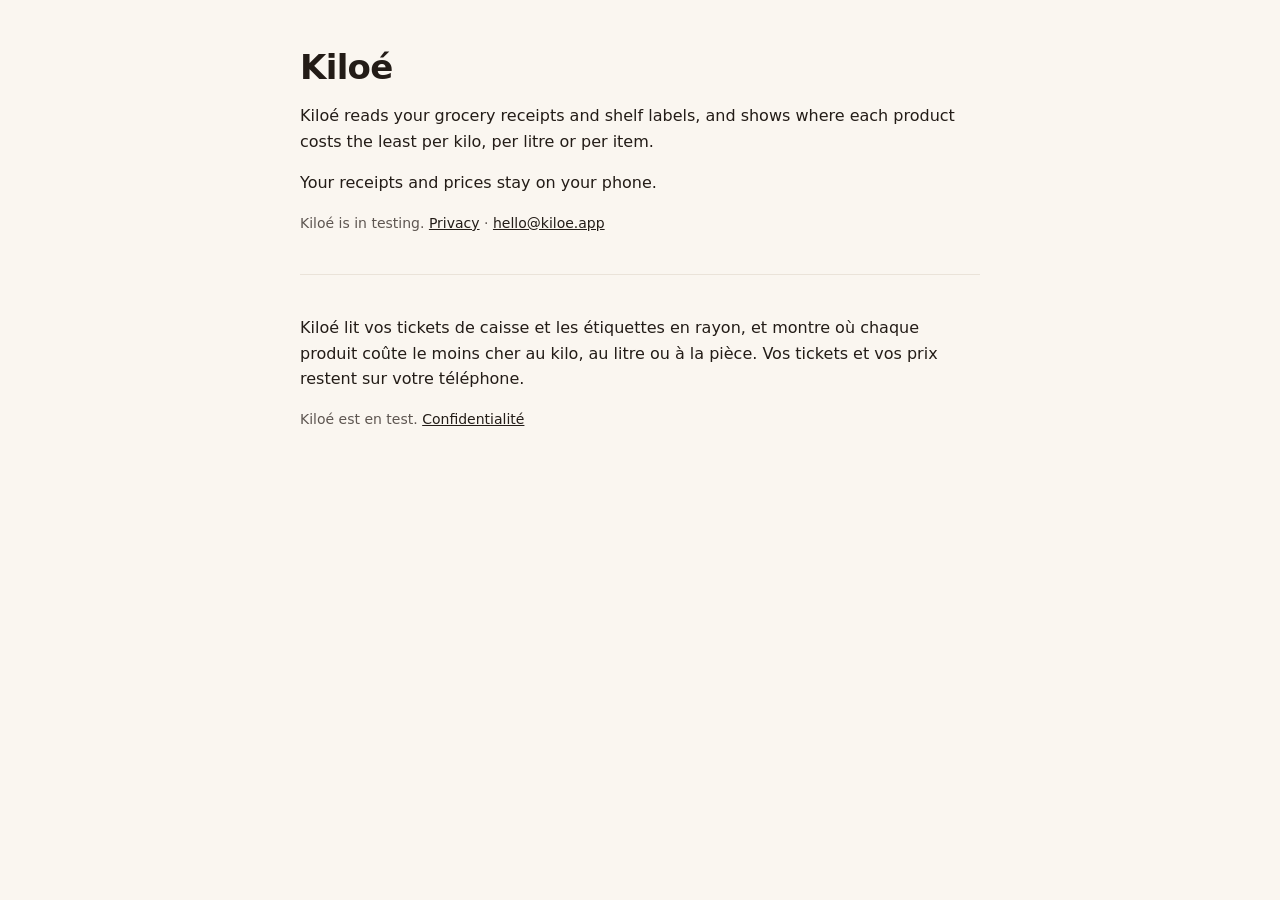
<file: index.html>
<!doctype html>
<html lang="en">
<head>
<meta charset="utf-8">
<meta name="viewport" content="width=device-width, initial-scale=1">
<title>Kiloé</title>
<meta name="description" content="Kiloé compares the price per kilo of what you buy, from your receipts and shelf labels.">
<link rel="stylesheet" href="/style.css">
</head>
<body>
<main>
<h1>Kiloé</h1>
<p>Kiloé reads your grocery receipts and shelf labels, and shows where each product costs the least per kilo, per litre or per item.</p>
<p>Your receipts and prices stay on your phone.</p>
<p class="muted">Kiloé is in testing. <a href="/privacy/">Privacy</a> · <a href="mailto:hello@kiloe.app">hello@kiloe.app</a></p>
<hr>
<p lang="fr">Kiloé lit vos tickets de caisse et les étiquettes en rayon, et montre où chaque produit coûte le moins cher au kilo, au litre ou à la pièce. Vos tickets et vos prix restent sur votre téléphone.</p>
<p class="muted" lang="fr">Kiloé est en test. <a href="/privacy/#fr">Confidentialité</a></p>
</main>
</body>
</html>
</file>
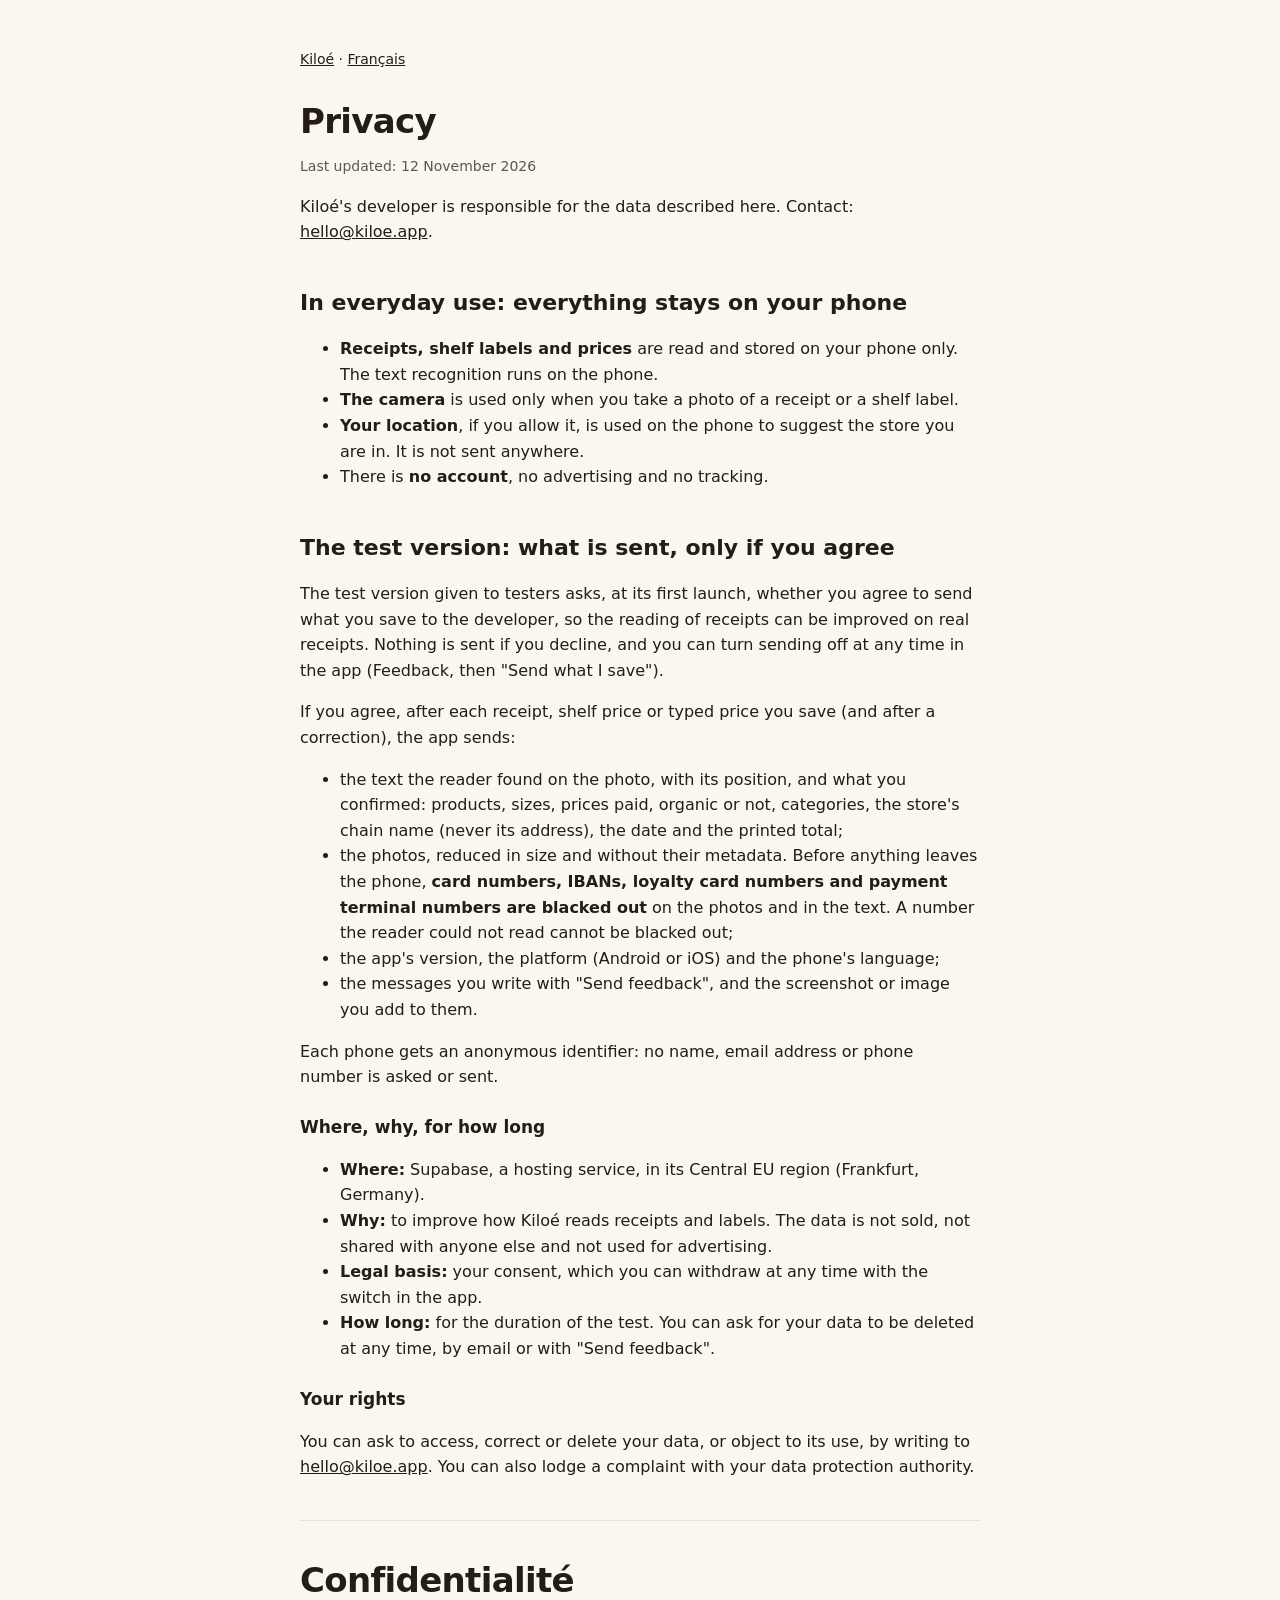
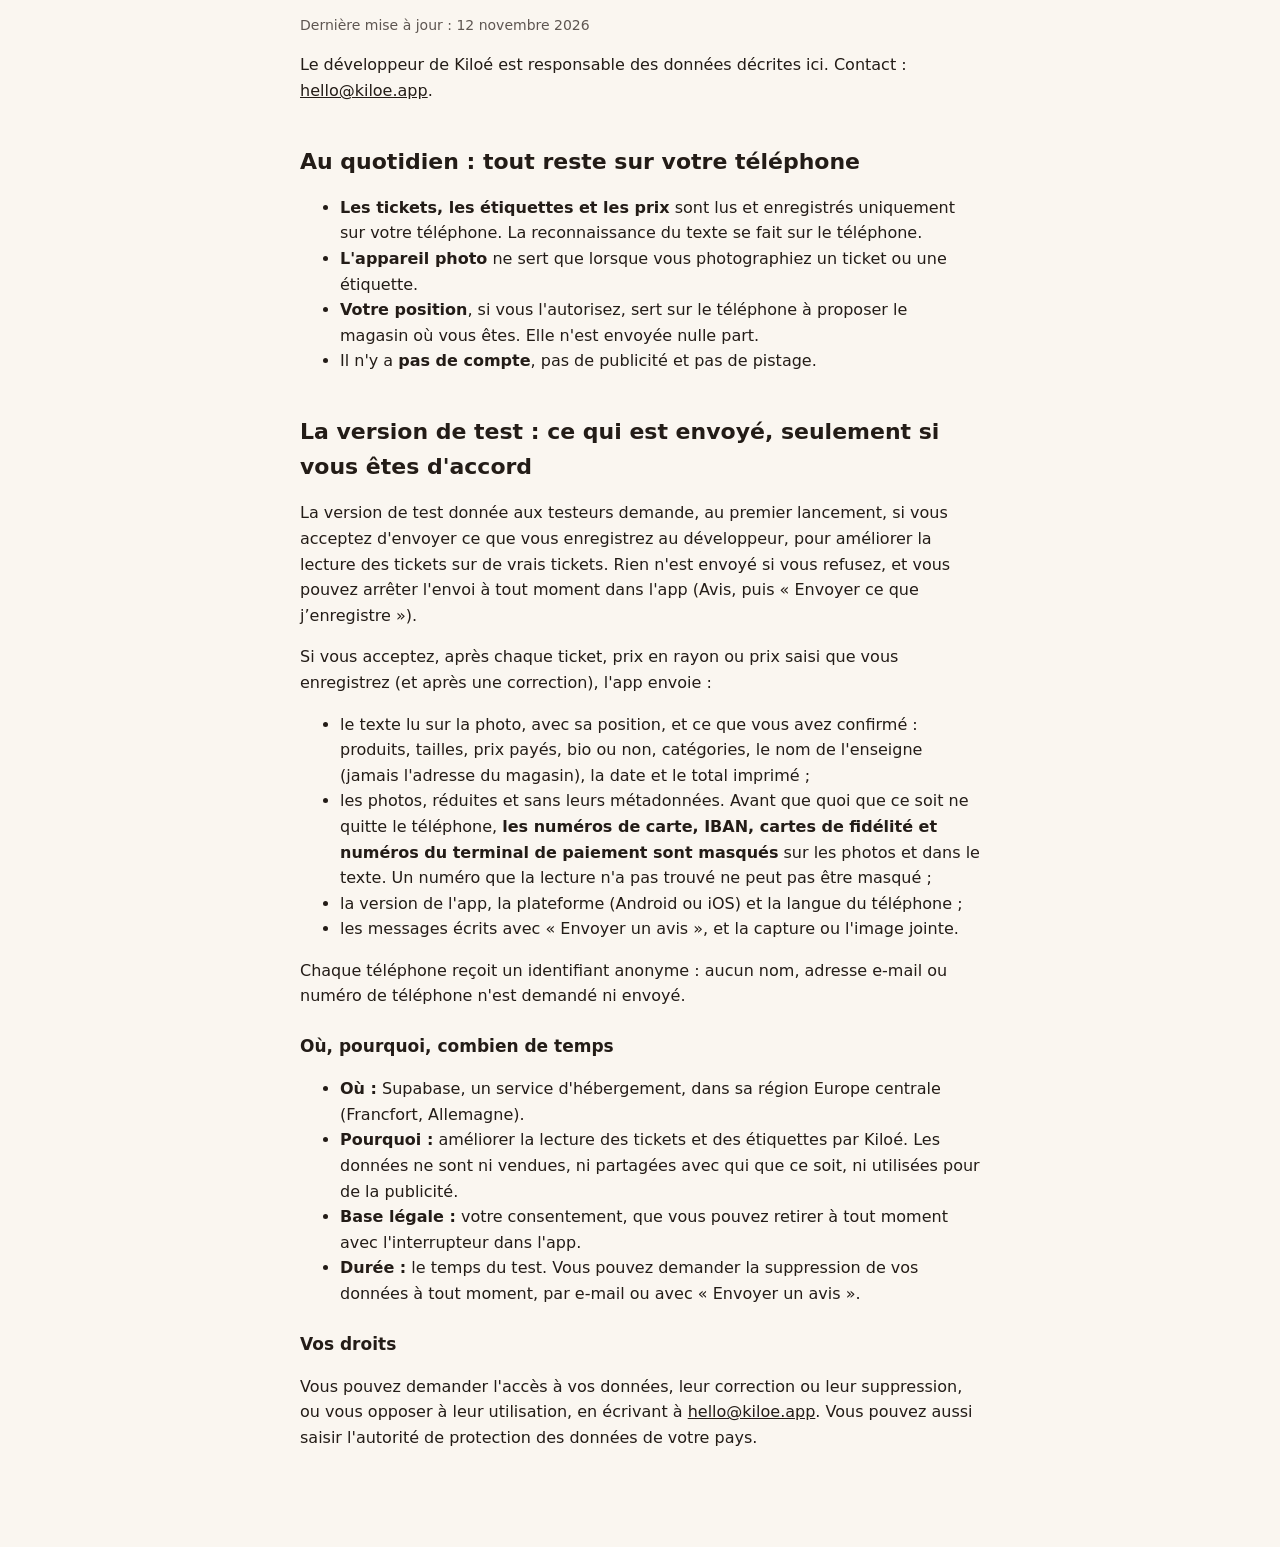
<file: privacy/index.html>
<!doctype html>
<html lang="en">
<head>
<meta charset="utf-8">
<meta name="viewport" content="width=device-width, initial-scale=1">
<title>Kiloé · Privacy</title>
<meta name="description" content="What Kiloé keeps on your phone, and what its test version sends to the developer.">
<link rel="stylesheet" href="/style.css">
</head>
<body>
<main>
<nav><a href="/">Kiloé</a> · <a href="#fr">Français</a></nav>

<h1>Privacy</h1>
<p class="muted">Last updated: 12 November 2026</p>

<p>Kiloé's developer is responsible for the data described here. Contact: <a href="mailto:hello@kiloe.app">hello@kiloe.app</a>.</p>

<h2>In everyday use: everything stays on your phone</h2>
<ul>
<li><strong>Receipts, shelf labels and prices</strong> are read and stored on your phone only. The text recognition runs on the phone.</li>
<li><strong>The camera</strong> is used only when you take a photo of a receipt or a shelf label.</li>
<li><strong>Your location</strong>, if you allow it, is used on the phone to suggest the store you are in. It is not sent anywhere.</li>
<li>There is <strong>no account</strong>, no advertising and no tracking.</li>
</ul>

<h2>The test version: what is sent, only if you agree</h2>
<p>The test version given to testers asks, at its first launch, whether you agree to send what you save to the developer, so the reading of receipts can be improved on real receipts. Nothing is sent if you decline, and you can turn sending off at any time in the app (Feedback, then "Send what I save").</p>
<p>If you agree, after each receipt, shelf price or typed price you save (and after a correction), the app sends:</p>
<ul>
<li>the text the reader found on the photo, with its position, and what you confirmed: products, sizes, prices paid, organic or not, categories, the store's chain name (never its address), the date and the printed total;</li>
<li>the photos, reduced in size and without their metadata. Before anything leaves the phone, <strong>card numbers, IBANs, loyalty card numbers and payment terminal numbers are blacked out</strong> on the photos and in the text. A number the reader could not read cannot be blacked out;</li>
<li>the app's version, the platform (Android or iOS) and the phone's language;</li>
<li>the messages you write with "Send feedback", and the screenshot or image you add to them.</li>
</ul>
<p>Each phone gets an anonymous identifier: no name, email address or phone number is asked or sent.</p>

<h3>Where, why, for how long</h3>
<ul>
<li><strong>Where:</strong> Supabase, a hosting service, in its Central EU region (Frankfurt, Germany).</li>
<li><strong>Why:</strong> to improve how Kiloé reads receipts and labels. The data is not sold, not shared with anyone else and not used for advertising.</li>
<li><strong>Legal basis:</strong> your consent, which you can withdraw at any time with the switch in the app.</li>
<li><strong>How long:</strong> for the duration of the test. You can ask for your data to be deleted at any time, by email or with "Send feedback".</li>
</ul>

<h3>Your rights</h3>
<p>You can ask to access, correct or delete your data, or object to its use, by writing to <a href="mailto:hello@kiloe.app">hello@kiloe.app</a>. You can also lodge a complaint with your data protection authority.</p>

<hr>

<section id="fr" lang="fr">
<h1>Confidentialité</h1>
<p class="muted">Dernière mise à jour : 12 novembre 2026</p>

<p>Le développeur de Kiloé est responsable des données décrites ici. Contact : <a href="mailto:hello@kiloe.app">hello@kiloe.app</a>.</p>

<h2>Au quotidien : tout reste sur votre téléphone</h2>
<ul>
<li><strong>Les tickets, les étiquettes et les prix</strong> sont lus et enregistrés uniquement sur votre téléphone. La reconnaissance du texte se fait sur le téléphone.</li>
<li><strong>L'appareil photo</strong> ne sert que lorsque vous photographiez un ticket ou une étiquette.</li>
<li><strong>Votre position</strong>, si vous l'autorisez, sert sur le téléphone à proposer le magasin où vous êtes. Elle n'est envoyée nulle part.</li>
<li>Il n'y a <strong>pas de compte</strong>, pas de publicité et pas de pistage.</li>
</ul>

<h2>La version de test : ce qui est envoyé, seulement si vous êtes d'accord</h2>
<p>La version de test donnée aux testeurs demande, au premier lancement, si vous acceptez d'envoyer ce que vous enregistrez au développeur, pour améliorer la lecture des tickets sur de vrais tickets. Rien n'est envoyé si vous refusez, et vous pouvez arrêter l'envoi à tout moment dans l'app (Avis, puis « Envoyer ce que j’enregistre »).</p>
<p>Si vous acceptez, après chaque ticket, prix en rayon ou prix saisi que vous enregistrez (et après une correction), l'app envoie :</p>
<ul>
<li>le texte lu sur la photo, avec sa position, et ce que vous avez confirmé : produits, tailles, prix payés, bio ou non, catégories, le nom de l'enseigne (jamais l'adresse du magasin), la date et le total imprimé ;</li>
<li>les photos, réduites et sans leurs métadonnées. Avant que quoi que ce soit ne quitte le téléphone, <strong>les numéros de carte, IBAN, cartes de fidélité et numéros du terminal de paiement sont masqués</strong> sur les photos et dans le texte. Un numéro que la lecture n'a pas trouvé ne peut pas être masqué ;</li>
<li>la version de l'app, la plateforme (Android ou iOS) et la langue du téléphone ;</li>
<li>les messages écrits avec « Envoyer un avis », et la capture ou l'image jointe.</li>
</ul>
<p>Chaque téléphone reçoit un identifiant anonyme : aucun nom, adresse e-mail ou numéro de téléphone n'est demandé ni envoyé.</p>

<h3>Où, pourquoi, combien de temps</h3>
<ul>
<li><strong>Où :</strong> Supabase, un service d'hébergement, dans sa région Europe centrale (Francfort, Allemagne).</li>
<li><strong>Pourquoi :</strong> améliorer la lecture des tickets et des étiquettes par Kiloé. Les données ne sont ni vendues, ni partagées avec qui que ce soit, ni utilisées pour de la publicité.</li>
<li><strong>Base légale :</strong> votre consentement, que vous pouvez retirer à tout moment avec l'interrupteur dans l'app.</li>
<li><strong>Durée :</strong> le temps du test. Vous pouvez demander la suppression de vos données à tout moment, par e-mail ou avec « Envoyer un avis ».</li>
</ul>

<h3>Vos droits</h3>
<p>Vous pouvez demander l'accès à vos données, leur correction ou leur suppression, ou vous opposer à leur utilisation, en écrivant à <a href="mailto:hello@kiloe.app">hello@kiloe.app</a>. Vous pouvez aussi saisir l'autorité de protection des données de votre pays.</p>
</section>
</main>
</body>
</html>
</file>
<file: style.css>
:root{--bg:#FAF6F0;--ink:#231C17;--muted:#5E5651;--line:#EAE3D9}
*{box-sizing:border-box}
body{margin:0;background:var(--bg);color:var(--ink);font:16px/1.6 Nunito,system-ui,-apple-system,"Segoe UI",sans-serif}
main{max-width:720px;margin:0 auto;padding:48px 20px 80px}
h1{font-size:34px;line-height:1.15;margin:0 0 8px;letter-spacing:-.02em}
h2{font-size:22px;margin:40px 0 8px}
h3{font-size:17px;margin:24px 0 4px}
p,li{color:var(--ink)}
.muted{color:var(--muted);font-size:14px}
a{color:var(--ink)}
hr{border:0;border-top:1px solid var(--line);margin:40px 0}
nav{font-size:14px;margin-bottom:32px}
</file>
